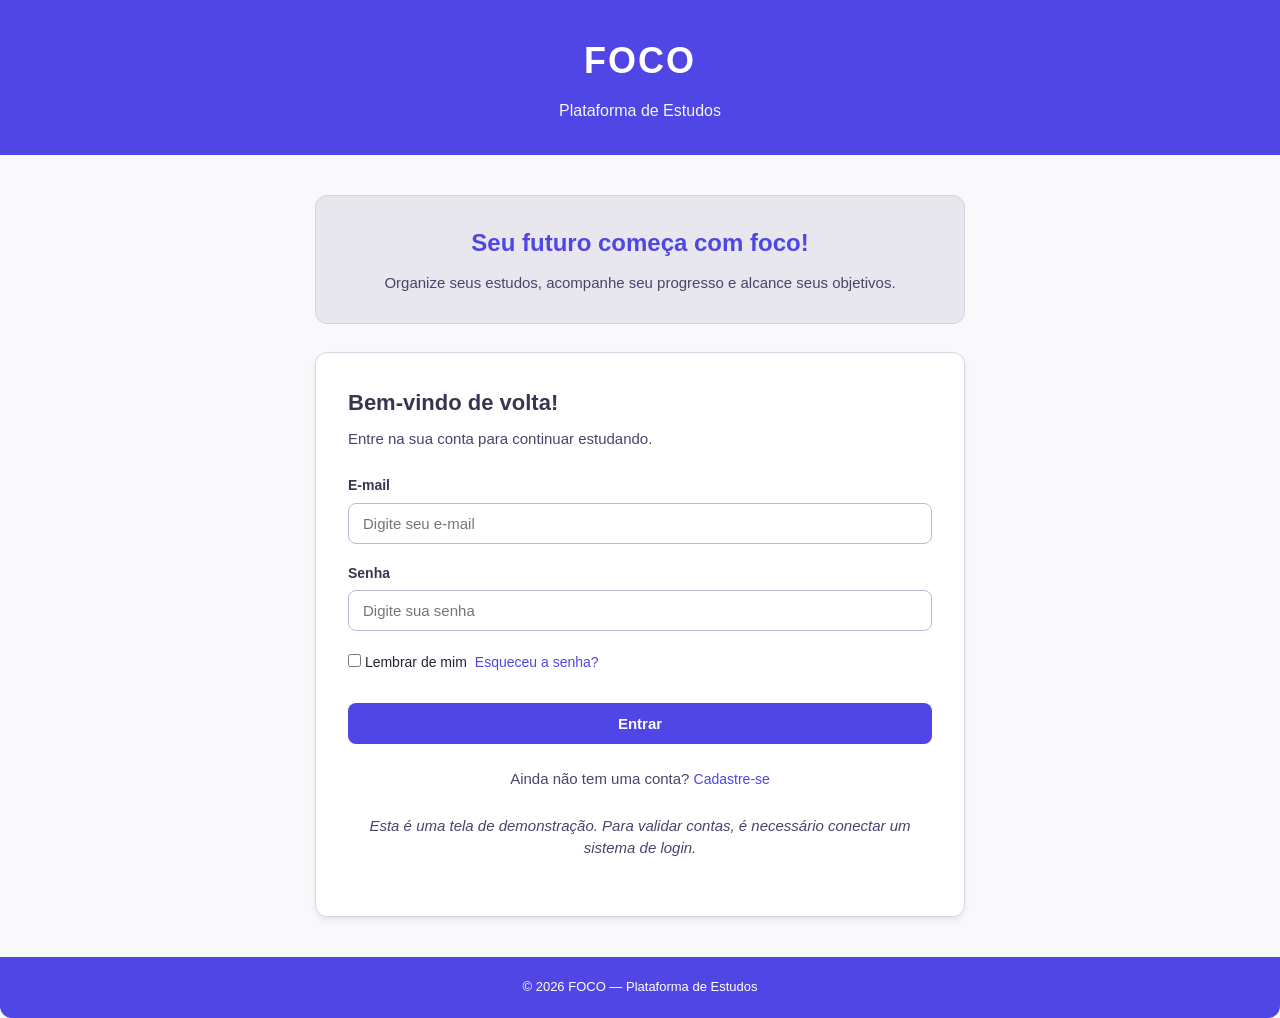
<file: foco_login_simples.html>
<!DOCTYPE html>
<html lang="pt-BR">
<head>
    <meta charset="UTF-8">
    <meta name="viewport" content="width=device-width, initial-scale=1.0">
    <title>Login | FOCO</title>
    <link rel="stylesheet" href="foco_login_simples.css">
</head>
<body>

    <header>
        <h1>FOCO</h1>
        <p>Plataforma de Estudos</p>
    </header>

    <main>
        <section class="apresentacao">
            <h2>Seu futuro começa com foco!</h2>
            <p>Organize seus estudos, acompanhe seu progresso e alcance seus objetivos.</p>
        </section>

        <section class="login" aria-labelledby="titulo-login">
            <h2 id="titulo-login">Bem-vindo de volta!</h2>
            <p>Entre na sua conta para continuar estudando.</p>

            <form id="form-login">
                <section class="campo">
                    <label for="email">E-mail</label>
                    <input type="email" id="email" name="email"
                           placeholder="Digite seu e-mail" required>
                </section>

                <section class="campo">
                    <label for="senha">Senha</label>
                    <input type="password" id="senha" name="senha"
                           placeholder="Digite sua senha" required>
                </section>

                <section class="opcoes">
                    <label>
                        <input type="checkbox" name="lembrar">
                        Lembrar de mim
                    </label>
                    <a href="#recuperar" id="recuperar">Esqueceu a senha?</a>
                </section>

                <button type="submit">Entrar</button>
                
                <p id="mensagem" role="status" aria-live="polite"></p>
            </form>

            <p class="cadastro">Ainda não tem uma conta? <a href="#cadastro" id="cadastro">Cadastre-se</a></p>
            <p class="aviso">Esta é uma tela de demonstração. Para validar contas, é necessário conectar um sistema de login.</p>
        </section>
    </main>

    <footer>
        <p>&copy; 2026 FOCO — Plataforma de Estudos</p>
    </footer>

    
<script>
  const formulario = document.querySelector("#form-login");
  const mensagem = document.querySelector("#mensagem");

  formulario.addEventListener("submit", function(evento) {
    evento.preventDefault();

    // Verifica se os campos obrigatórios foram preenchidos
    if (!formulario.checkValidity()) {
      formulario.reportValidity();
      return;
    }

    // Abre a página principal da plataforma
    window.location.href = "foco_semantico.html";
  });

  document.querySelector("#recuperar").addEventListener("click", function(evento) {
    evento.preventDefault();
    mensagem.textContent =
      "A recuperação de senha precisa ser configurada no sistema.";
  });

  document.querySelector("#cadastro").addEventListener("click", function(evento) {
    evento.preventDefault();
    mensagem.textContent =
      "A página de cadastro pode ser criada separadamente.";
  });
</script>

</body>
</html>
</file>
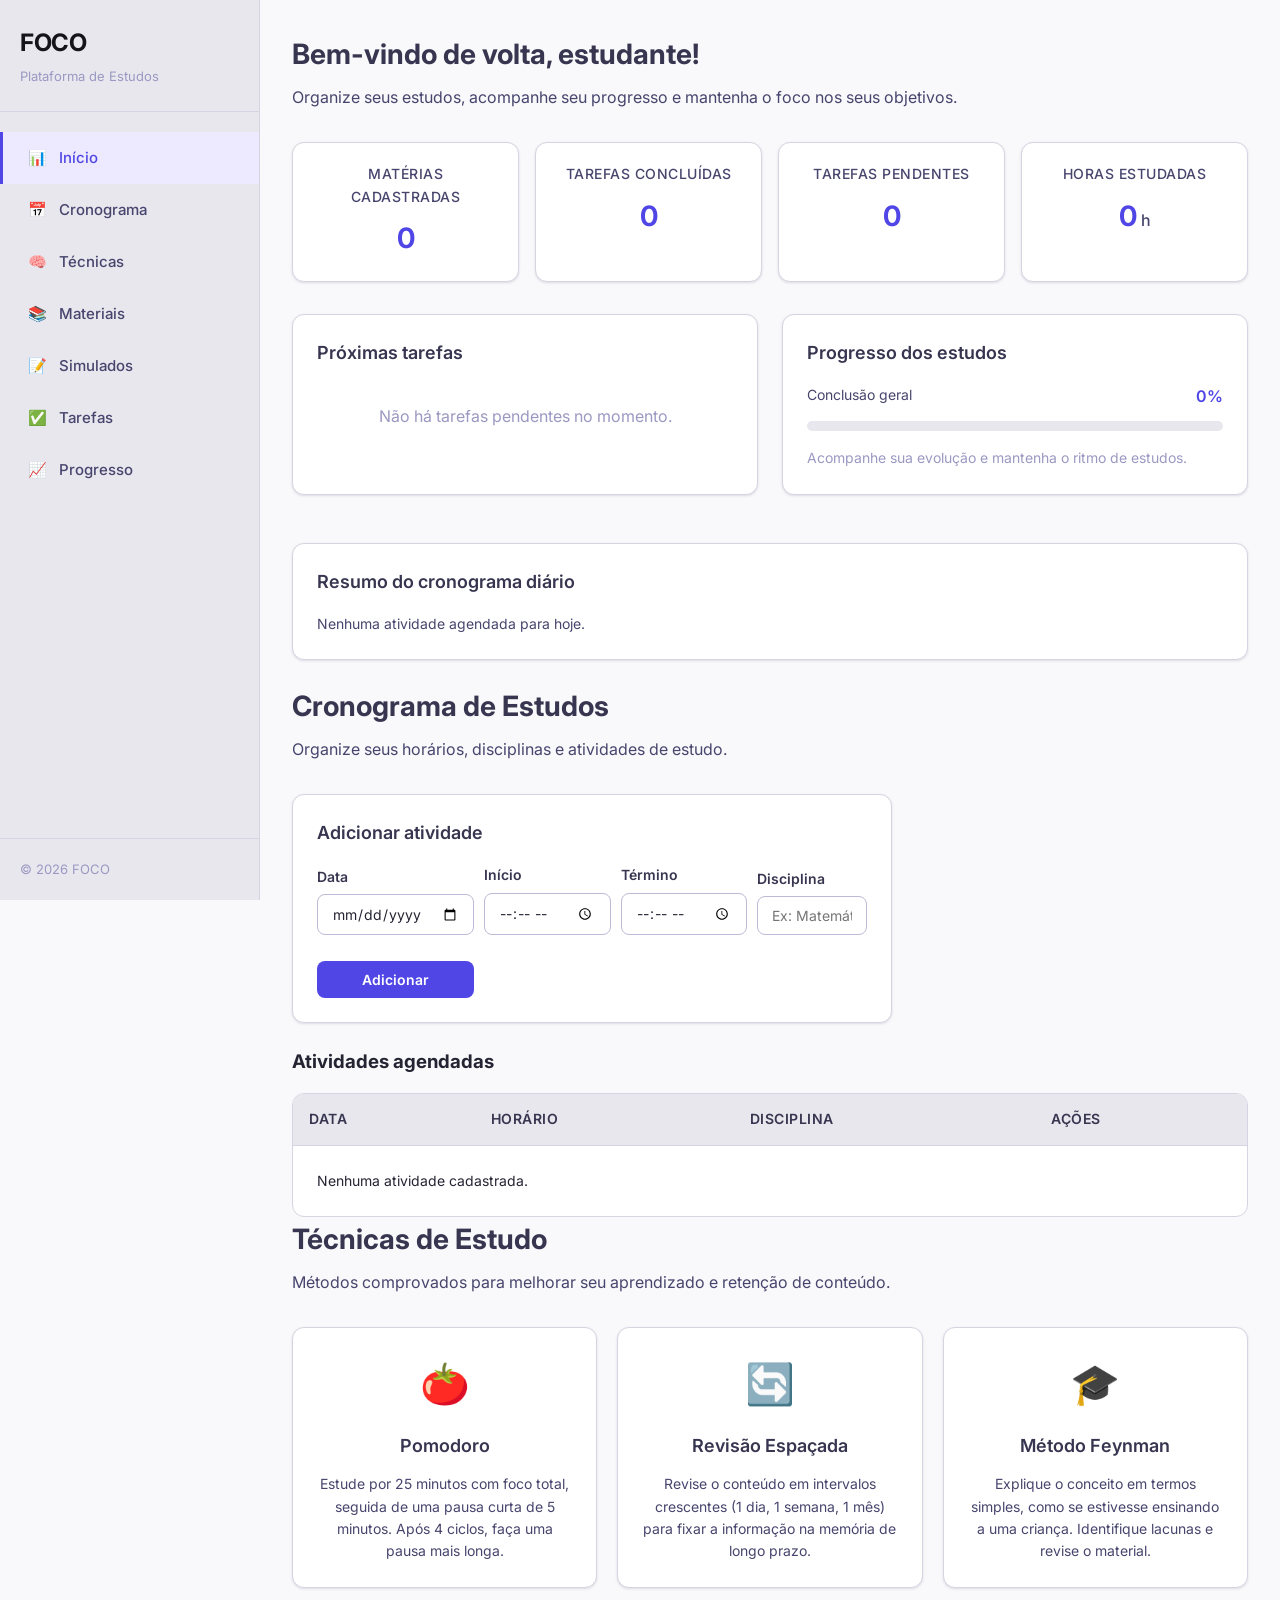
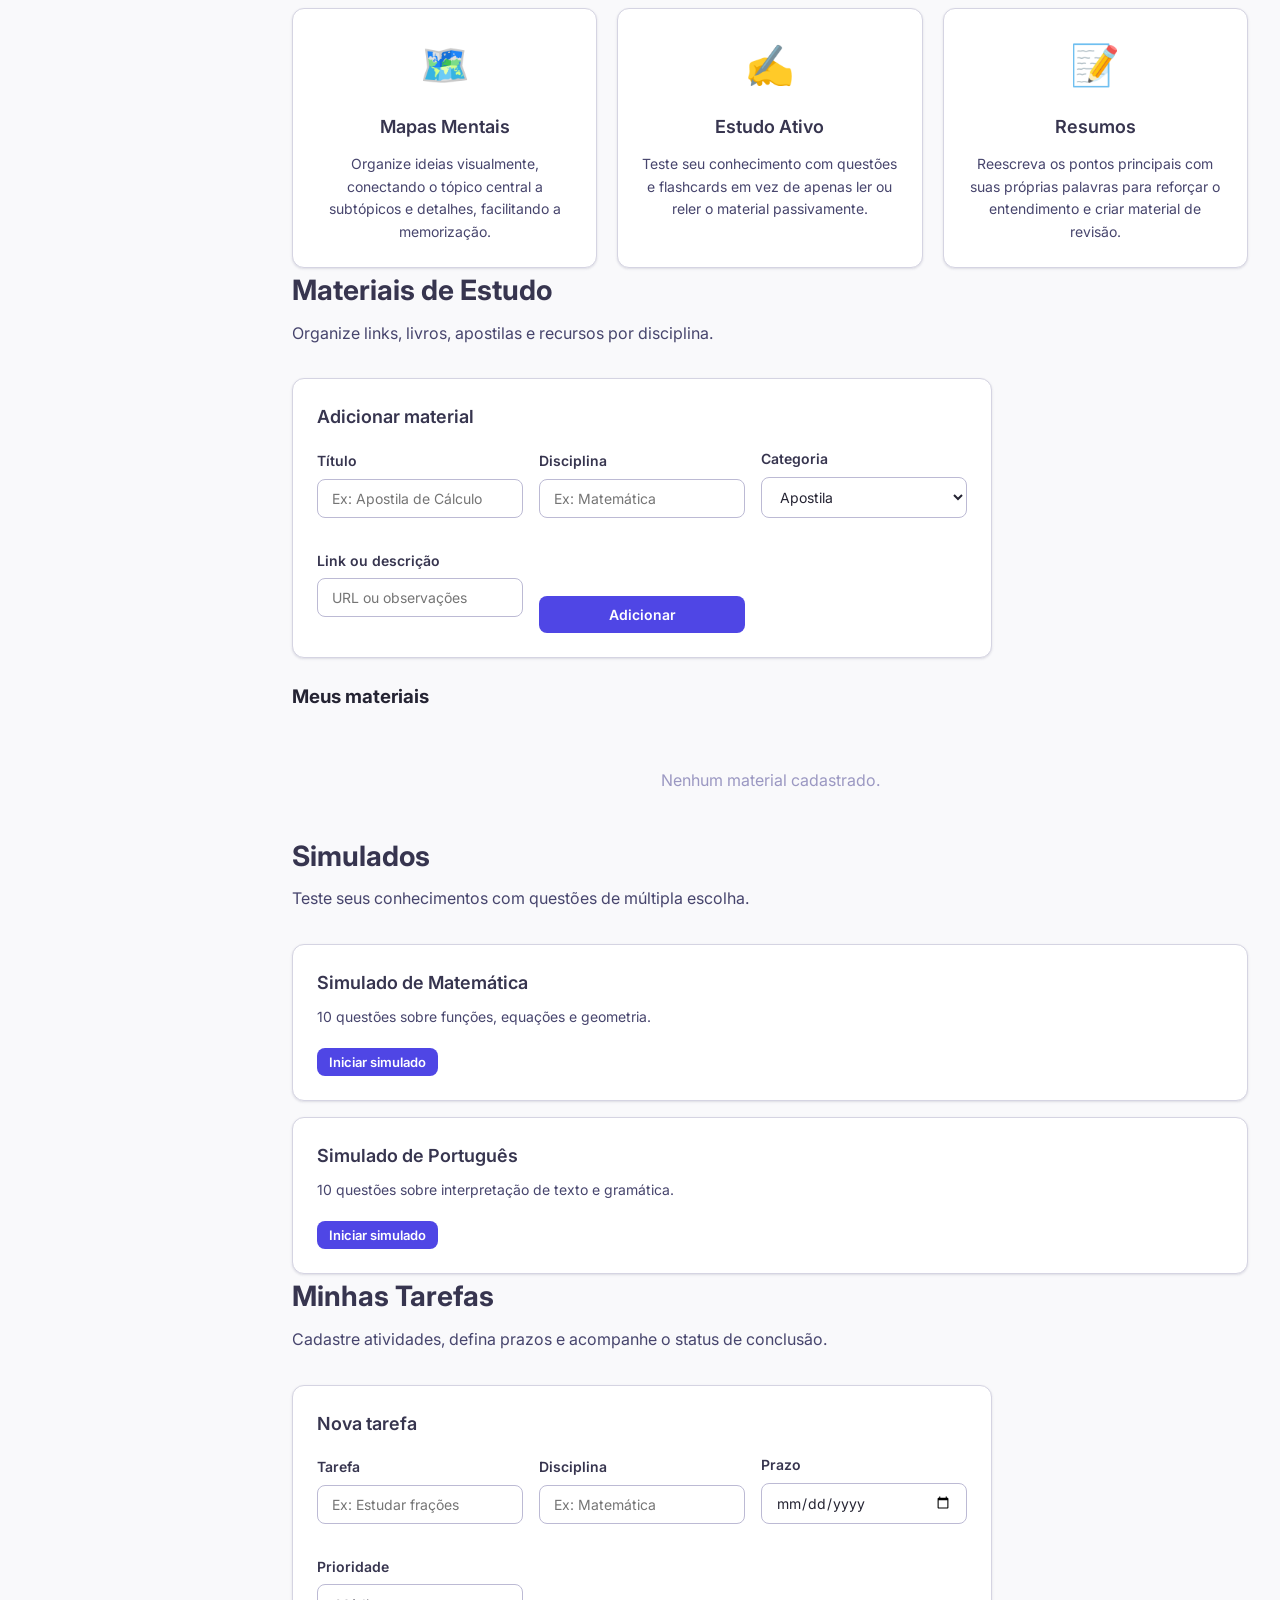
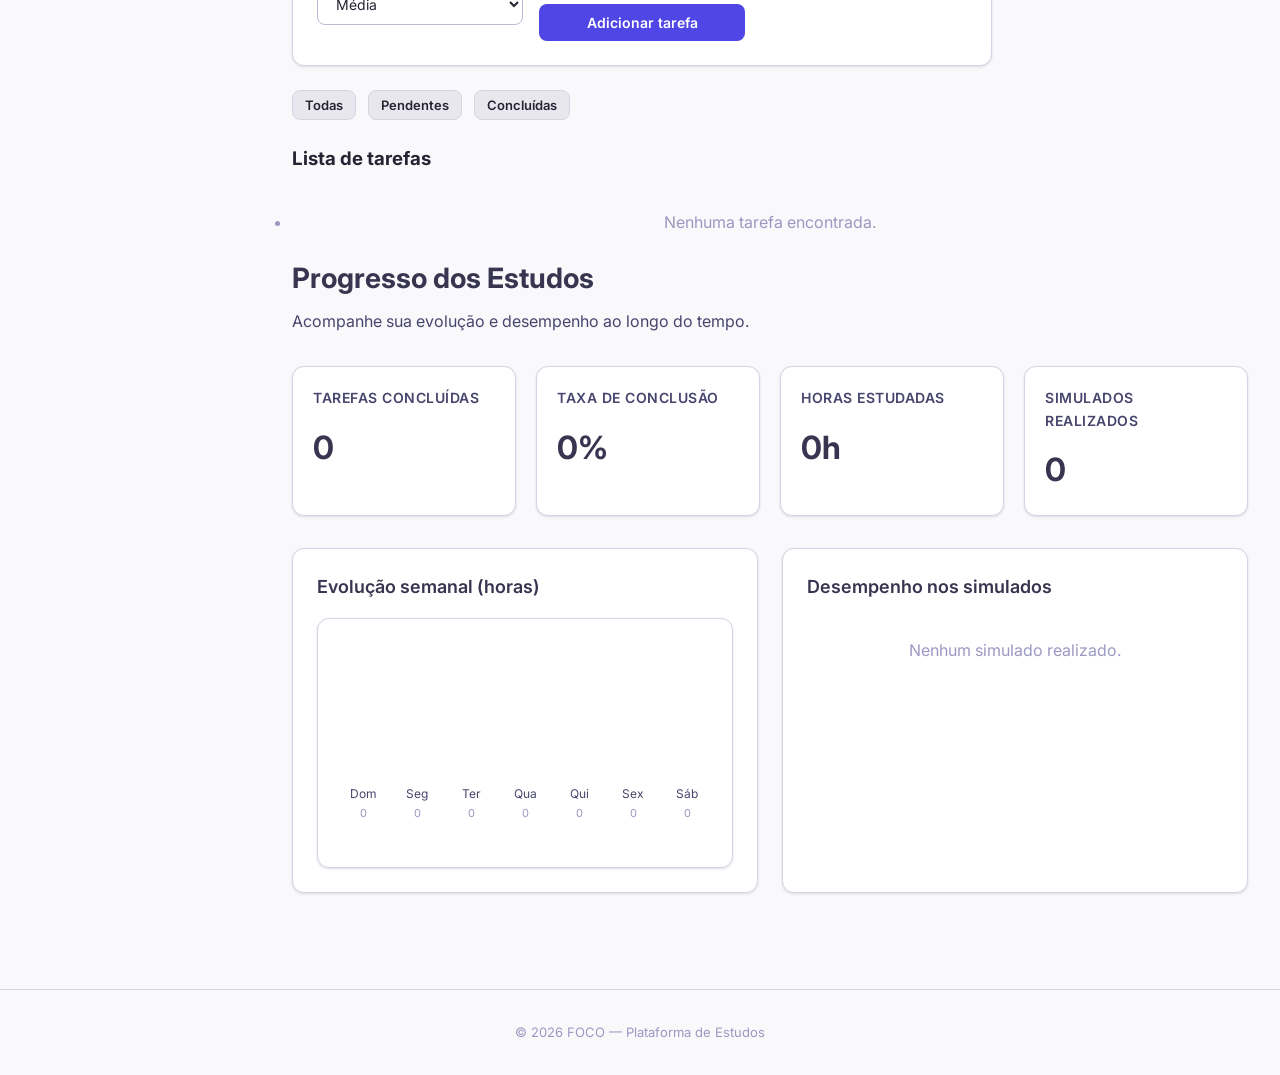
<file: foco_semantico.html>
<!DOCTYPE html>
<html lang="pt-BR">
<head>
    <meta charset="UTF-8">
    <meta name="viewport" content="width=device-width, initial-scale=1.0">
    <title>FOCO | Plataforma de Estudos</title>
    <link rel="stylesheet" href="foco_estilo_semantico.css">
    <link href="https://fonts.googleapis.com/css2?family=Inter:wght@400;500;600;700&display=swap" rel="stylesheet">
</head>
<body>

    <div class="app-container">

        <!-- Menu Mobile -->
        <header class="app-header-mobile">
            <button class="menu-toggle" id="menu-toggle">☰</button>
            <h1 style="font-size:18px; color:var(--texto-muito-escuro); font-weight:700;">FOCO</h1>
        </header>

        <div class="overlay" id="overlay"></div>

        <!-- Sidebar -->
        <aside class="sidebar" id="sidebar">
            <div class="sidebar-header">
                <h1>FOCO</h1>
                <p>Plataforma de Estudos</p>
            </div>

            <nav class="sidebar-nav" aria-label="Navegação principal">
                <ul>
                    <li><a href="#inicio" class="nav-link active" data-secao="inicio"><span class="icon">📊</span>Início</a></li>
                    <li><a href="#cronograma" class="nav-link" data-secao="cronograma"><span class="icon">📅</span>Cronograma</a></li>
                    <li><a href="#tecnicas" class="nav-link" data-secao="tecnicas"><span class="icon">🧠</span>Técnicas</a></li>
                    <li><a href="#materiais" class="nav-link" data-secao="materiais"><span class="icon">📚</span>Materiais</a></li>
                    <li><a href="#simulados" class="nav-link" data-secao="simulados"><span class="icon">📝</span>Simulados</a></li>
                    <li><a href="#tarefas" class="nav-link" data-secao="tarefas"><span class="icon">✅</span>Tarefas</a></li>
                    <li><a href="#progresso" class="nav-link" data-secao="progresso"><span class="icon">📈</span>Progresso</a></li>
                </ul>
            </nav>

            <div class="sidebar-footer">
                <p>&copy; 2026 FOCO</p>
            </div>
        </aside>

        <!-- Conteúdo Principal -->
        <main class="main-content" id="main-content">
            <div class="app-header-desktop" style="display:none;"></div>

            <!-- ============ INÍCIO / DASHBOARD ============ -->
            <section id="inicio" class="secao conteudo-ativo">
                <div class="page-header">
                    <h2>Bem-vindo de volta, estudante!</h2>
                    <p>Organize seus estudos, acompanhe seu progresso e mantenha o foco nos seus objetivos.</p>
                </div>

                <div class="resumo-grid">
                    <article class="cartao-resumo">
                        <h3>Matérias cadastradas</h3>
                        <p><strong id="dashboard-total-materias">0</strong></p>
                    </article>
                    <article class="cartao-resumo">
                        <h3>Tarefas concluídas</h3>
                        <p><strong id="dashboard-tarefas-concluidas">0</strong></p>
                    </article>
                    <article class="cartao-resumo">
                        <h3>Tarefas pendentes</h3>
                        <p><strong id="dashboard-tarefas-pendentes">0</strong></p>
                    </article>
                    <article class="cartao-resumo">
                        <h3>Horas estudadas</h3>
                        <p><strong id="dashboard-horas-estudadas">0</strong><span>h</span></p>
                    </article>
                </div>

                <div style="display:grid; grid-template-columns: 1fr 1fr; gap:24px;">
                    <div class="card">
                        <h3>Próximas tarefas</h3>
                        <ul id="lista-proximas-tarefas" style="list-style:none; padding:0;">
                            <li class="estado-vazio" style="padding:20px;">Não há tarefas pendentes no momento.</li>
                        </ul>
                    </div>

                    <div class="card">
                        <h3>Progresso dos estudos</h3>
                        <div style="margin-bottom:16px;">
                            <div style="display:flex; justify-content:space-between; margin-bottom:8px;">
                                <span style="font-size:14px; color:var(--texto-escuro);">Conclusão geral</span>
                                <span id="progresso-percentual" style="font-weight:600; color:var(--destaque);">0%</span>
                            </div>
                            <div class="progresso-barra">
                                <div class="progresso-preenchimento" id="barra-progresso-geral"></div>
                            </div>
                        </div>
                        <p style="font-size:14px; color:var(--texto-secundario);">Acompanhe sua evolução e mantenha o ritmo de estudos.</p>
                    </div>
                </div>

                <div class="card" style="margin-top:24px;">
                    <h3>Resumo do cronograma diário</h3>
                    <p id="resumo-cronograma" style="font-size:14px; color:var(--texto-escuro);">Nenhuma atividade agendada para hoje.</p>
                </div>
            </section>

            <!-- ============ CRONOGRAMA ============ -->
            <section id="cronograma" class="secao">
                <div class="page-header">
                    <h2>Cronograma de Estudos</h2>
                    <p>Organize seus horários, disciplinas e atividades de estudo.</p>
                </div>

                <div class="card" style="max-width:600px;">
                    <h3>Adicionar atividade</h3>
                    <form id="form-cronograma" style="display:grid; grid-template-columns: 1fr 1fr 1fr auto; gap:10px; align-items:end;">
                        <div class="form-group">
                            <label>Data</label>
                            <input type="date" id="cron-data" required>
                        </div>
                        <div class="form-group">
                            <label>Início</label>
                            <input type="time" id="cron-inicio" required>
                        </div>
                        <div class="form-group">
                            <label>Término</label>
                            <input type="time" id="cron-fim" required>
                        </div>
                        <div class="form-group">
                            <label>Disciplina</label>
                            <input type="text" id="cron-disciplina" placeholder="Ex: Matemática" required>
                        </div>
                        <button type="submit" class="btn btn-primary">Adicionar</button>
                    </form>
                </div>

                <div style="margin-top:24px;">
                    <h3 style="margin-bottom:16px;">Atividades agendadas</h3>
                    <table class="tabela-cronograma" id="tabela-cronograma">
                        <thead>
                            <tr>
                                <th>Data</th>
                                <th>Horário</th>
                                <th>Disciplina</th>
                                <th>Ações</th>
                            </tr>
                        </thead>
                        <tbody id="tbody-cronograma">
                            <tr>
                                <td colspan="4" class="estado-vazio" style="padding:24px;">Nenhuma atividade cadastrada.</td>
                            </tr>
                        </tbody>
                    </table>
                </div>
            </section>

            <!-- ============ TÉCNICAS ============ -->
            <section id="tecnicas" class="secao">
                <div class="page-header">
                    <h2>Técnicas de Estudo</h2>
                    <p>Métodos comprovados para melhorar seu aprendizado e retenção de conteúdo.</p>
                </div>

                <div class="tecnicas-grid">
                    <article class="tecnica-card">
                        <span class="tecnica-icon">🍅</span>
                        <h3>Pomodoro</h3>
                        <p>Estude por 25 minutos com foco total, seguida de uma pausa curta de 5 minutos. Após 4 ciclos, faça uma pausa mais longa.</p>
                    </article>

                    <article class="tecnica-card">
                        <span class="tecnica-icon">🔄</span>
                        <h3>Revisão Espaçada</h3>
                        <p>Revise o conteúdo em intervalos crescentes (1 dia, 1 semana, 1 mês) para fixar a informação na memória de longo prazo.</p>
                    </article>

                    <article class="tecnica-card">
                        <span class="tecnica-icon">🎓</span>
                        <h3>Método Feynman</h3>
                        <p>Explique o conceito em termos simples, como se estivesse ensinando a uma criança. Identifique lacunas e revise o material.</p>
                    </article>

                    <article class="tecnica-card">
                        <span class="tecnica-icon">🗺️</span>
                        <h3>Mapas Mentais</h3>
                        <p>Organize ideias visualmente, conectando o tópico central a subtópicos e detalhes, facilitando a memorização.</p>
                    </article>

                    <article class="tecnica-card">
                        <span class="tecnica-icon">✍️</span>
                        <h3>Estudo Ativo</h3>
                        <p>Teste seu conhecimento com questões e flashcards em vez de apenas ler ou reler o material passivamente.</p>
                    </article>

                    <article class="tecnica-card">
                        <span class="tecnica-icon">📝</span>
                        <h3>Resumos</h3>
                        <p>Reescreva os pontos principais com suas próprias palavras para reforçar o entendimento e criar material de revisão.</p>
                    </article>
                </div>
            </section>

            <!-- ============ MATERIAIS ============ -->
            <section id="materiais" class="secao">
                <div class="page-header">
                    <h2>Materiais de Estudo</h2>
                    <p>Organize links, livros, apostilas e recursos por disciplina.</p>
                </div>

                <div class="card" style="max-width:700px;">
                    <h3>Adicionar material</h3>
                    <form id="form-material" style="display:grid; grid-template-columns: repeat(auto-fit, minmax(200px, 1fr)); gap:16px; align-items:end;">
                        <div class="form-group">
                            <label>Título</label>
                            <input type="text" id="mat-titulo" placeholder="Ex: Apostila de Cálculo" required>
                        </div>
                        <div class="form-group">
                            <label>Disciplina</label>
                            <input type="text" id="mat-disciplina" placeholder="Ex: Matemática" required>
                        </div>
                        <div class="form-group">
                            <label>Categoria</label>
                            <select id="mat-categoria">
                                <option value="Apostila">Apostila</option>
                                <option value="Livro">Livro</option>
                                <option value="Link">Link</option>
                                <option value="Vídeo">Vídeo</option>
                                <option value="Outro">Outro</option>
                            </select>
                        </div>
                        <div class="form-group">
                            <label>Link ou descrição</label>
                            <input type="text" id="mat-link" placeholder="URL ou observações">
                        </div>
                        <button type="submit" class="btn btn-primary">Adicionar</button>
                    </form>
                </div>

                <div style="margin-top:24px;">
                    <h3 style="margin-bottom:16px;">Meus materiais</h3>
                    <div class="materiais-grid" id="lista-materiais">
                        <div class="estado-vazio" style="grid-column:1/-1; padding:40px 20px;">Nenhum material cadastrado.</div>
                    </div>
                </div>
            </section>

            <!-- ============ SIMULADOS ============ -->
            <section id="simulados" class="secao">
                <div class="page-header">
                    <h2>Simulados</h2>
                    <p>Teste seus conhecimentos com questões de múltipla escolha.</p>
                </div>

                <div class="simulado-lista" id="lista-simulados">
                    <div class="simulado-card">
                        <h3>Simulado de Matemática</h3>
                        <p>10 questões sobre funções, equações e geometria.</p>
                        <button class="btn btn-primary btn-sm" onclick="iniciarSimulado(0)">Iniciar simulado</button>
                    </div>
                    <div class="simulado-card">
                        <h3>Simulado de Português</h3>
                        <p>10 questões sobre interpretação de texto e gramática.</p>
                        <button class="btn btn-primary btn-sm" onclick="iniciarSimulado(1)">Iniciar simulado</button>
                    </div>
                </div>

                <div id="area-simulado" class="hidden" style="max-width:700px; margin-top:24px;">
                    <div class="card">
                        <div id="simulado-pergunta-container">
                            <div class="questao" id="questao-atual"></div>
                            <div style="display:flex; gap:8px; justify-content:flex-end;">
                                <button class="btn btn-secondary" id="btn-anterior" style="display:none;">Anterior</button>
                                <button class="btn btn-primary" id="btn-proximo">Próximo</button>
                                <button class="btn btn-primary" id="btn-finalizar" style="display:none;">Finalizar</button>
                            </div>
                        </div>
                        <div id="resultado-simulado" class="hidden"></div>
                    </div>
                </div>
            </section>

            <!-- ============ TAREFAS ============ -->
            <section id="tarefas" class="secao">
                <div class="page-header">
                    <h2>Minhas Tarefas</h2>
                    <p>Cadastre atividades, defina prazos e acompanhe o status de conclusão.</p>
                </div>

                <div class="card" style="max-width:700px;">
                    <h3>Nova tarefa</h3>
                    <form id="form-tarefa" style="display:grid; grid-template-columns: repeat(auto-fit, minmax(200px, 1fr)); gap:16px; align-items:end;">
                        <div class="form-group">
                            <label>Tarefa</label>
                            <input type="text" id="tarefa-nome" placeholder="Ex: Estudar frações" required>
                        </div>
                        <div class="form-group">
                            <label>Disciplina</label>
                            <input type="text" id="tarefa-disciplina" placeholder="Ex: Matemática">
                        </div>
                        <div class="form-group">
                            <label>Prazo</label>
                            <input type="date" id="tarefa-prazo" required>
                        </div>
                        <div class="form-group">
                            <label>Prioridade</label>
                            <select id="tarefa-prioridade">
                                <option value="baixa">Baixa</option>
                                <option value="media" selected>Média</option>
                                <option value="alta">Alta</option>
                            </select>
                        </div>
                        <button type="submit" class="btn btn-primary">Adicionar tarefa</button>
                    </form>
                </div>

                <div style="margin-top:24px; display:flex; gap:12px; margin-bottom:16px;">
                    <button class="btn btn-secondary btn-sm" onclick="filtrarTarefas('todas')">Todas</button>
                    <button class="btn btn-secondary btn-sm" onclick="filtrarTarefas('pendentes')">Pendentes</button>
                    <button class="btn btn-secondary btn-sm" onclick="filtrarTarefas('concluidas')">Concluídas</button>
                </div>

                <div style="margin-top:24px;">
                    <h3 style="margin-bottom:16px;">Lista de tarefas</h3>
                    <ul id="lista-tarefas">
                        <li class="estado-vazio" style="padding:20px;">Nenhuma tarefa cadastrada.</li>
                    </ul>
                </div>
            </section>

            <!-- ============ PROGRESSO ============ -->
            <section id="progresso" class="secao">
                <div class="page-header">
                    <h2>Progresso dos Estudos</h2>
                    <p>Acompanhe sua evolução e desempenho ao longo do tempo.</p>
                </div>

                <div class="progresso-grid">
                    <div class="progress-card">
                        <h4>Tarefas concluídas</h4>
                        <p id="progresso-total-concluidas">0</p>
                    </div>
                    <div class="progress-card">
                        <h4>Taxa de conclusão</h4>
                        <p id="progresso-taxa">0%</p>
                    </div>
                    <div class="progress-card">
                        <h4>Horas estudadas</h4>
                        <p id="progresso-horas">0h</p>
                    </div>
                    <div class="progress-card">
                        <h4>Simulados realizados</h4>
                        <p id="progresso-simulados">0</p>
                    </div>
                </div>

                <div style="display:grid; grid-template-columns: 1fr 1fr; gap:24px;">
                    <div class="card">
                        <h3>Evolução semanal (horas)</h3>
                        <div class="grafico-semanal">
                            <div class="barras-semana" id="grafico-barras"></div>
                        </div>
                    </div>

                    <div class="card">
                        <h3>Desempenho nos simulados</h3>
                        <div id="lista-desempenho-simulados">
                            <div class="estado-vazio" style="padding:20px;">Nenhum simulado realizado.</div>
                        </div>
                    </div>
                </div>
            </section>

        </main>

    </div>

    <footer>
        <p>&copy; 2026 FOCO — Plataforma de Estudos</p>
    </footer>

    <script src="foco_app.js"></script>
</body>
</html>
</file>
<file: foco_login_simples.css>
/* CSS simples para a tela de login FOCO - Nova paleta de cores */
:root {
    --fundo-principal: #F9F9FB;
    --fundo-secundario: #E8E7EE;
    --borda: #D5D4E2;
    --borda-suave: #BCBAD4;
    --texto-secundario: #9B98C2;
    --destaque: #4F46E5;
    --destaque-hover: #595590;
    --texto-escuro: #47456D;
    --titulo: #37354F;
    --texto-principal: #252433;
    --texto-muito-escuro: #14141A;
    --branco: #ffffff;
    --fonte-principal: 'Inter', -apple-system, BlinkMacSystemFont, 'Segoe UI', Roboto, sans-serif;
}

* {
    box-sizing: border-box;
    margin: 0;
    padding: 0;
}

body {
    font-family: var(--fonte-principal);
    background-color: var(--fundo-principal);
    color: var(--texto-principal);
    line-height: 1.6;
}

header {
    background-color: var(--destaque);
    color: var(--branco);
    text-align: center;
    padding: 32px 20px;
}

header h1 {
    margin: 0;
    font-size: 36px;
    letter-spacing: 2px;
    font-weight: 700;
}

header p {
    margin: 8px 0 0;
    font-size: 16px;
    opacity: 0.95;
}

main {
    width: 90%;
    max-width: 650px;
    margin: 40px auto;
}

.apresentacao {
    background-color: var(--fundo-secundario);
    text-align: center;
    padding: 28px;
    border-radius: 12px;
    margin-bottom: 28px;
    border: 1px solid var(--borda);
}

.apresentacao h2 {
    color: var(--destaque);
    margin-bottom: 8px;
    font-size: 24px;
}

.apresentacao p {
    line-height: 1.6;
    color: var(--texto-escuro);
    font-size: 15px;
}

.login {
    background-color: var(--branco);
    padding: 32px;
    border: 1px solid var(--borda);
    border-radius: 12px;
    box-shadow: 0 4px 6px -1px rgba(63, 63, 95, 0.1);
}

.login h2 {
    color: var(--titulo);
    margin-top: 0;
    margin-bottom: 8px;
    font-size: 22px;
    font-weight: 700;
}

.login > p {
    line-height: 1.5;
    color: var(--texto-escuro);
    margin-bottom: 24px;
    font-size: 15px;
}

.campo {
    margin: 18px 0;
}

.campo label {
    display: block;
    margin-bottom: 6px;
    font-size: 14px;
    font-weight: 600;
    color: var(--titulo);
}

.campo input {
    width: 100%;
    padding: 11px 14px;
    border: 1px solid var(--borda-suave);
    border-radius: 8px;
    font-size: 15px;
    font-family: inherit;
    background-color: var(--branco);
    color: var(--texto-principal);
}

.campo input:focus {
    outline: none;
    border-color: var(--destaque);
}

.opcoes {
    margin: 20px 0;
    display: flex;
    align-items: center;
    gap: 8px;
}

.opcoes label {
    font-size: 14px;
    color: var(--texto-principal);
    cursor: pointer;
}

a {
    color: var(--destaque);
    text-decoration: none;
    font-size: 14px;
}

a:hover {
    text-decoration: underline;
}

button {
    width: 100%;
    background-color: var(--destaque);
    color: var(--branco);
    border: none;
    border-radius: 8px;
    padding: 12px;
    margin-top: 10px;
    font-size: 15px;
    font-weight: 600;
    font-family: inherit;
    cursor: pointer;
    transition: background-color 0.2s ease;
}

button:hover {
    background-color: var(--destaque-hover);
}

button:active {
    transform: translateY(0);
}

#mensagem {
    margin-top: 12px;
    font-size: 13px;
    line-height: 1.5;
}

.cadastro {
    text-align: center;
    margin-top: 24px;
    font-size: 14px;
    color: var(--texto-escuro);
}

.aviso {
    color: var(--texto-secundario);
    font-size: 12px;
    text-align: center;
    margin-top: 16px;
    font-style: italic;
}

footer {
    background-color: var(--destaque);
    color: var(--branco);
    text-align: center;
    padding: 20px;
    margin-top: 40px;
    border-radius: 0 0 12px 12px;
}

footer p {
    margin: 0;
    font-size: 13px;
}

@media (max-width: 600px) {
    main {
        width: 92%;
        margin: 30px auto;
    }

    .login {
        padding: 24px;
    }

    .opcoes {
        flex-direction: column;
        align-items: flex-start;
        gap: 12px;
    }

    .opcoes label {
        width: 100%;
    }
}
</file>
<file: foco_estilo_semantico.css>
/* Estilo atualizado - Plataforma de Estudos FOCO */
/* Paleta: #F9F9FB, #E8E7EE, #D5D4E2, #BCBAD4, #9B98C2, #4F46E5, #595590, #47456D, #37354F, #252433, #14141A */

:root {
    --fundo-principal: #F9F9FB;
    --fundo-secundario: #E8E7EE;
    --borda: #D5D4E2;
    --borda-suave: #BCBAD4;
    --texto-secundario: #9B98C2;
    --destaque: #4F46E5;
    --destaque-hover: #595590;
    --texto-escuro: #47456D;
    --titulo: #37354F;
    --texto-principal: #252433;
    --texto-muito-escuro: #14141A;
    --branco: #ffffff;
    --sombra: 0 4px 6px -1px rgba(63, 63, 95, 0.1), 0 2px 4px -1px rgba(63, 63, 95, 0.06);
    --sombra-card: 0 1px 3px 0 rgba(63, 63, 95, 0.1), 0 1px 2px 0 rgba(63, 63, 95, 0.06);
    --fonte-principal: 'Inter', -apple-system, BlinkMacSystemFont, 'Segoe UI', Roboto, sans-serif;
}

* {
    box-sizing: border-box;
    margin: 0;
    padding: 0;
}

html {
    scroll-behavior: smooth;
}

body {
    font-family: var(--fonte-principal);
    background-color: var(--fundo-principal);
    color: var(--texto-principal);
    line-height: 1.6;
    overflow-x: hidden;
}

a {
    color: var(--destaque);
    text-decoration: none;
}

a:hover {
    text-decoration: underline;
}

/* ============ LAYOUT GERAL ============ */
.app-container {
    display: flex;
    min-height: 100vh;
}

/* ============ SIDEBAR ============ */
.sidebar {
    width: 260px;
    background-color: var(--fundo-secundario);
    border-right: 1px solid var(--borda);
    display: flex;
    flex-direction: column;
    position: fixed;
    height: 100vh;
    z-index: 100;
    transition: transform 0.3s ease;
}

.sidebar-header {
    padding: 24px 20px;
    border-bottom: 1px solid var(--borda);
    background-color: var(--fundo-secundario);
}

.sidebar-header h1 {
    font-size: 24px;
    font-weight: 700;
    color: var(--texto-muito-escuro);
    letter-spacing: -0.5px;
    margin-bottom: 4px;
}

.sidebar-header p {
    font-size: 13px;
    color: var(--texto-secundario);
}

.sidebar-nav {
    flex: 1;
    padding: 20px 0;
    overflow-y: auto;
}

.sidebar-nav ul {
    list-style: none;
}

.sidebar-nav li {
    margin: 0;
}

.sidebar-nav a {
    display: flex;
    align-items: center;
    padding: 14px 24px;
    color: var(--texto-escuro);
    font-size: 15px;
    font-weight: 500;
    transition: all 0.2s ease;
    border-left: 3px solid transparent;
    cursor: pointer;
}

.sidebar-nav a:hover {
    background-color: var(--borda);
    color: var(--destaque);
    text-decoration: none;
}

.sidebar-nav a.active {
    background-color: #edeaff;
    color: var(--destaque);
    border-left: 3px solid var(--destaque);
}

.sidebar-nav a .icon {
    width: 20px;
    margin-right: 12px;
    display: flex;
    align-items: center;
    justify-content: center;
}

.sidebar-footer {
    padding: 20px;
    border-top: 1px solid var(--borda);
    font-size: 13px;
    color: var(--texto-secundario);
    background-color: var(--fundo-secundario);
}

/* ============ CONTEÚDO PRINCIPAL ============ */
.main-content {
    flex: 1;
    margin-left: 260px;
    padding: 32px;
    max-width: calc(100vw - 260px);
    min-height: 100vh;
}

/* ============ HEADER DA PÁGINA ============ */
.page-header {
    margin-bottom: 32px;
    animation: fadeIn 0.4s ease;
}

.page-header h2 {
    font-size: 28px;
    color: var(--titulo);
    margin-bottom: 8px;
    font-weight: 700;
}

.page-header p {
    color: var(--texto-escuro);
    font-size: 16px;
}

/* ============ CARDS ============ */
.card {
    background-color: var(--branco);
    border: 1px solid var(--borda);
    border-radius: 12px;
    padding: 24px;
    box-shadow: var(--sombra-card);
    margin-bottom: 24px;
}

.card h3 {
    font-size: 18px;
    color: var(--titulo);
    margin-bottom: 16px;
    font-weight: 600;
}

/* Grid de cards resumo */
.resumo-grid {
    display: grid;
    grid-template-columns: repeat(auto-fit, minmax(200px, 1fr));
    gap: 16px;
    margin-bottom: 32px;
}

.cartao-resumo {
    background-color: var(--branco);
    border: 1px solid var(--borda);
    border-radius: 12px;
    padding: 20px;
    text-align: center;
    box-shadow: var(--sombra-card);
    transition: transform 0.2s ease;
}

.cartao-resumo:hover {
    transform: translateY(-2px);
}

.cartao-resumo h3 {
    font-size: 14px;
    color: var(--texto-escuro);
    margin-bottom: 8px;
    font-weight: 500;
    text-transform: uppercase;
    letter-spacing: 0.5px;
}

.cartao-resumo p {
    font-size: 28px;
    font-weight: 700;
    color: var(--destaque);
}

.cartao-resumo p span {
    font-size: 16px;
    font-weight: 500;
    color: var(--texto-escuro);
    margin-left: 4px;
}

/* ============ BOTÕES ============ */
.btn {
    display: inline-flex;
    align-items: center;
    justify-content: center;
    padding: 10px 18px;
    border: none;
    border-radius: 8px;
    font-size: 14px;
    font-weight: 600;
    font-family: inherit;
    cursor: pointer;
    transition: all 0.2s ease;
    gap: 6px;
}

.btn-primary {
    background-color: var(--destaque);
    color: var(--branco);
}

.btn-primary:hover {
    background-color: var(--destaque-hover);
    color: var(--branco);
    transform: translateY(-1px);
}

.btn-primary:active {
    transform: translateY(0);
}

.btn-secondary {
    background-color: var(--fundo-secundario);
    color: var(--texto-principal);
    border: 1px solid var(--borda);
}

.btn-secondary:hover {
    background-color: var(--borda);
}

.btn-sm {
    padding: 6px 12px;
    font-size: 13px;
}

.btn-danger {
    background-color: transparent;
    color: #dc2626;
    border: 1px solid #fecaca;
}

.btn-danger:hover {
    background-color: #fee2e2;
    color: #b91c1c;
}

.btn-success {
    background-color: var(--destaque);
    color: var(--branco);
}

.btn-success:hover {
    background-color: var(--destaque-hover);
}

.btn-group {
    display: flex;
    gap: 8px;
    flex-wrap: wrap;
}

/* ============ FORMULÁRIOS ============ */
.form-group {
    margin-bottom: 16px;
}

.form-group label {
    display: block;
    font-size: 14px;
    font-weight: 600;
    color: var(--titulo);
    margin-bottom: 6px;
}

.form-group input,
.form-group select,
.form-group textarea {
    width: 100%;
    padding: 10px 14px;
    border: 1px solid var(--borda-suave);
    border-radius: 8px;
    font-size: 14px;
    font-family: inherit;
    background-color: var(--branco);
    color: var(--texto-principal);
    transition: border-color 0.2s ease, box-shadow 0.2s ease;
}

.form-group input:focus,
.form-group select:focus,
.form-group textarea:focus {
    outline: none;
    border-color: var(--destaque);
    box-shadow: 0 0 0 3px rgba(79, 70, 229, 0.1);
}

.form-group textarea {
    resize: vertical;
    min-height: 80px;
}

.form-row {
    display: grid;
    grid-template-columns: repeat(auto-fit, minmax(200px, 1fr));
    gap: 16px;
}

/* ============ LISTAS ============ */
.lista-item {
    background-color: var(--branco);
    border: 1px solid var(--borda);
    border-radius: 10px;
    padding: 16px;
    margin-bottom: 12px;
    display: flex;
    align-items: center;
    justify-content: space-between;
    transition: box-shadow 0.2s ease;
}

.lista-item:hover {
    box-shadow: var(--sombra-card);
}

.lista-item-conteudo {
    flex: 1;
}

.lista-item-conteudo h4 {
    font-size: 15px;
    color: var(--texto-principal);
    font-weight: 600;
    margin-bottom: 4px;
}

.lista-item-conteudo p {
    font-size: 13px;
    color: var(--texto-escuro);
}

.lista-item-acao {
    display: flex;
    gap: 6px;
    margin-left: 16px;
}

.checkbox-custom {
    display: flex;
    align-items: center;
    cursor: pointer;
}

.checkbox-custom input {
    display: none;
}

.check-box {
    width: 20px;
    height: 20px;
    border: 2px solid var(--borda-suave);
    border-radius: 6px;
    margin-right: 10px;
    position: relative;
    transition: all 0.2s ease;
}

.checkbox-custom input:checked + .check-box {
    background-color: var(--destaque);
    border-color: var(--destaque);
}

.checkbox-custom input:checked + .check-box::after {
    content: '✓';
    position: absolute;
    top: 50%;
    left: 50%;
    transform: translate(-50%, -50%);
    color: var(--branco);
    font-size: 14px;
    font-weight: bold;
}

.checkbox-custom span {
    font-size: 14px;
    color: var(--texto-principal);
}

.checkbox-custom input:checked + .check-box + span {
    text-decoration: line-through;
    color: var(--texto-secundario);
}

/* Prioridade */
.prioridade-badge {
    display: inline-block;
    padding: 4px 8px;
    border-radius: 6px;
    font-size: 12px;
    font-weight: 600;
    text-transform: uppercase;
    letter-spacing: 0.5px;
}

.prioridade-alta {
    background-color: #fecaca;
    color: #991b1b;
}

.prioridade-media {
    background-color: #fef3c7;
    color: #92400e;
}

.prioridade-baixa {
    background-color: #dcfce7;
    color: #166534;
}

/* Status */
.status-badge {
    display: inline-block;
    padding: 4px 8px;
    border-radius: 6px;
    font-size: 12px;
    font-weight: 600;
}

.status-pendente {
    background-color: #fef3c7;
    color: #92400e;
}

.status-concluida {
    background-color: #dcfce7;
    color: #166534;
}

/* ============ TABELA CRONOGRAMA ============ */
.tabela-cronograma {
    width: 100%;
    border-collapse: separate;
    border-spacing: 0;
    background-color: var(--branco);
    border: 1px solid var(--borda);
    border-radius: 12px;
    overflow: hidden;
}

.tabela-cronograma th,
.tabela-cronograma td {
    padding: 14px 16px;
    text-align: left;
    border-bottom: 1px solid var(--borda);
}

.tabela-cronograma th {
    background-color: var(--fundo-secundario);
    font-weight: 600;
    color: var(--titulo);
    font-size: 14px;
    text-transform: uppercase;
    letter-spacing: 0.5px;
}

.tabela-cronograma td {
    font-size: 14px;
    color: var(--texto-principal);
}

.tabela-cronograma tr:last-child td {
    border-bottom: none;
}

.tabela-cronograma tr:hover td {
    background-color: var(--fundo-secundario);
}

/* ============ TÉCNICAS ============ */
.tecnicas-grid {
    display: grid;
    grid-template-columns: repeat(auto-fit, minmax(260px, 1fr));
    gap: 20px;
}

.tecnica-card {
    background-color: var(--branco);
    border: 1px solid var(--borda);
    border-radius: 12px;
    padding: 24px;
    text-align: center;
    box-shadow: var(--sombra-card);
    transition: transform 0.2s ease, box-shadow 0.2s ease;
}

.tecnica-card:hover {
    transform: translateY(-4px);
    box-shadow: var(--sombra);
}

.tecnica-icon {
    font-size: 40px;
    margin-bottom: 16px;
    display: block;
}

.tecnica-card h3 {
    font-size: 18px;
    color: var(--titulo);
    margin-bottom: 12px;
    font-weight: 600;
}

.tecnica-card p {
    font-size: 14px;
    color: var(--texto-escuro);
    line-height: 1.6;
}

/* ============ MATERIAIS ============ */
.materiais-grid {
    display: grid;
    grid-template-columns: repeat(auto-fill, minmax(280px, 1fr));
    gap: 20px;
}

.material-card {
    background-color: var(--branco);
    border: 1px solid var(--borda);
    border-radius: 12px;
    padding: 20px;
    box-shadow: var(--sombra-card);
    display: flex;
    flex-direction: column;
}

.material-card h4 {
    font-size: 16px;
    color: var(--titulo);
    font-weight: 600;
    margin-bottom: 8px;
}

.material-card p {
    font-size: 13px;
    color: var(--texto-escuro);
    margin-bottom: 12px;
    flex: 1;
}

.material-card .meta {
    font-size: 12px;
    color: var(--texto-secundario);
    margin-bottom: 12px;
    display: flex;
    gap: 12px;
}

.material-card .link {
    color: var(--destaque);
    font-size: 13px;
    font-weight: 600;
    word-break: break-all;
}

.material-card .acoes {
    margin-top: 12px;
    display: flex;
    gap: 8px;
}

/* ============ SIMULADOS ============ */
.simulado-lista {
    display: flex;
    flex-direction: column;
    gap: 16px;
}

.simulado-card {
    background-color: var(--branco);
    border: 1px solid var(--borda);
    border-radius: 12px;
    padding: 24px;
    box-shadow: var(--sombra-card);
}

.simulado-card h3 {
    font-size: 18px;
    color: var(--titulo);
    margin-bottom: 8px;
    font-weight: 600;
}

.simulado-card p {
    font-size: 14px;
    color: var(--texto-escuro);
    margin-bottom: 20px;
}

.questao {
    background-color: var(--fundo-secundario);
    border-radius: 10px;
    padding: 20px;
    margin-bottom: 20px;
    border: 1px solid var(--borda);
}

.questao h4 {
    font-size: 16px;
    color: var(--texto-principal);
    font-weight: 600;
    margin-bottom: 16px;
}

.opcao {
    display: flex;
    align-items: center;
    padding: 10px;
    margin-bottom: 8px;
    border: 1px solid var(--borda-suave);
    border-radius: 8px;
    cursor: pointer;
    transition: all 0.2s ease;
    background-color: var(--branco);
}

.opcao:hover {
    border-color: var(--destaque);
    background-color: #edeaff;
}

.opcao input {
    margin-right: 12px;
    cursor: pointer;
}

.opcao label {
    font-size: 14px;
    color: var(--texto-principal);
    cursor: pointer;
    flex: 1;
}

.opcao input:checked + label {
    color: var(--destaque);
    font-weight: 600;
}

.resultado-simulado {
    background-color: var(--fundo-secundario);
    border-radius: 12px;
    padding: 24px;
    text-align: center;
    margin-top: 24px;
    border: 1px solid var(--borda);
    animation: fadeIn 0.4s ease;
}

.resultado-simulado h3 {
    font-size: 24px;
    color: var(--titulo);
    margin-bottom: 16px;
}

.pontuacao {
    font-size: 48px;
    font-weight: 700;
    color: var(--destaque);
    margin-bottom: 8px;
}

/* ============ PROGRESSO ============ */
.progresso-grid {
    display: grid;
    grid-template-columns: repeat(auto-fit, minmax(200px, 1fr));
    gap: 20px;
    margin-bottom: 32px;
}

.progress-card {
    background-color: var(--branco);
    border: 1px solid var(--borda);
    border-radius: 12px;
    padding: 20px;
    box-shadow: var(--sombra-card);
}

.progress-card h4 {
    font-size: 14px;
    color: var(--texto-escuro);
    text-transform: uppercase;
    letter-spacing: 0.5px;
    font-weight: 600;
    margin-bottom: 12px;
}

.progress-card p {
    font-size: 32px;
    font-weight: 700;
    color: var(--titulo);
}

.progresso-barra {
    background-color: var(--fundo-secundario);
    border-radius: 8px;
    height: 10px;
    overflow: hidden;
    margin-top: 12px;
}

.progresso-preenchimento {
    background-color: var(--destaque);
    height: 100%;
    width: 0%;
    transition: width 0.6s ease;
    border-radius: 8px;
}

/* Gráfico simples semanal */
.grafico-semanal {
    background-color: var(--branco);
    border: 1px solid var(--borda);
    border-radius: 12px;
    padding: 24px;
    box-shadow: var(--sombra-card);
}

.grafico-semanal h3 {
    font-size: 18px;
    color: var(--titulo);
    margin-bottom: 20px;
    font-weight: 600;
}

.barras-semana {
    display: flex;
    align-items: flex-end;
    justify-content: space-between;
    height: 200px;
    gap: 12px;
    padding-bottom: 20px;
}

.barra-dia {
    flex: 1;
    display: flex;
    flex-direction: column;
    align-items: center;
}

.barra-valor {
    background-color: var(--destaque);
    border-radius: 4px 4px 0 0;
    width: 100%;
    transition: height 0.6s ease;
}

.barra-label {
    font-size: 12px;
    color: var(--texto-escuro);
    margin-top: 8px;
    text-align: center;
}

/* ============ MENSAGENS ============ */
.mensagem {
    padding: 12px 16px;
    border-radius: 8px;
    font-size: 14px;
    margin-bottom: 20px;
    animation: slideIn 0.3s ease;
}

.mensagem-sucesso {
    background-color: #dcfce7;
    color: #166534;
    border: 1px solid #bbf7d0;
}

.mensagem-erro {
    background-color: #fee2e2;
    color: #991b1b;
    border: 1px solid #fecaca;
}

.mensagem-info {
    background-color: #edeaff;
    color: var(--destaque);
    border: 1px solid #c7c2fe;
}

/* ============ ESTADO VAZIO ============ */
.estado-vazio {
    text-align: center;
    padding: 60px 20px;
    color: var(--texto-secundario);
}

.estado-vazio h3 {
    font-size: 18px;
    color: var(--texto-escuro);
    margin-bottom: 8px;
}

.estado-vazio p {
    font-size: 14px;
}

/* ============ UTILITÁRIOS ============ */
.text-center {
    text-align: center;
}

.mt-20 {
    margin-top: 20px;
}

.mb-20 {
    margin-bottom: 20px;
}

.hidden {
    display: none !important;
}

.secao {
    animation: fadeIn 0.4s ease;
}

/* ============ ANIMAÇÕES ============ */
@keyframes fadeIn {
    from { opacity: 0; transform: translateY(10px); }
    to { opacity: 1; transform: translateY(0); }
}

@keyframes slideIn {
    from { opacity: 0; transform: translateX(-10px); }
    to { opacity: 1; transform: translateX(0); }
}

/* ============ RESPONSIVIDADE ============ */
@media (max-width: 900px) {
    .sidebar {
        transform: translateX(-100%);
        position: fixed;
        z-index: 200;
    }

    .sidebar.aberto {
        transform: translateX(0);
    }

    .main-content {
        margin-left: 0;
        max-width: 100vw;
        padding: 20px;
    }

    .menu-toggle {
        display: flex;
        align-items: center;
        font-size: 24px;
        color: var(--texto-muito-escuro);
        background: none;
        border: none;
        cursor: pointer;
        margin-right: 16px;
    }

    .app-header-mobile {
        display: flex;
        align-items: center;
        justify-content: space-between;
        padding: 16px 20px;
        border-bottom: 1px solid var(--borda);
        background-color: var(--fundo-secundario);
        position: fixed;
        top: 0;
        left: 0;
        right: 0;
        z-index: 150;
    }

    .main-content {
        padding-top: 70px;
    }

    .overlay {
        display: none;
        position: fixed;
        top: 0;
        left: 0;
        right: 0;
        bottom: 0;
        background: rgba(20, 20, 26, 0.4);
        z-index: 180;
    }

    .overlay.aberto {
        display: block;
    }

    .barras-semana {
        height: 150px;
    }
}

@media (min-width: 901px) {
    .menu-toggle {
        display: none;
    }

    .app-header-mobile {
        display: none;
    }

    .overlay {
        display: none;
    }
}

footer {
    text-align: center;
    padding: 32px;
    color: var(--texto-secundario);
    font-size: 13px;
    border-top: 1px solid var(--borda);
    margin-top: 40px;
}
</file>
